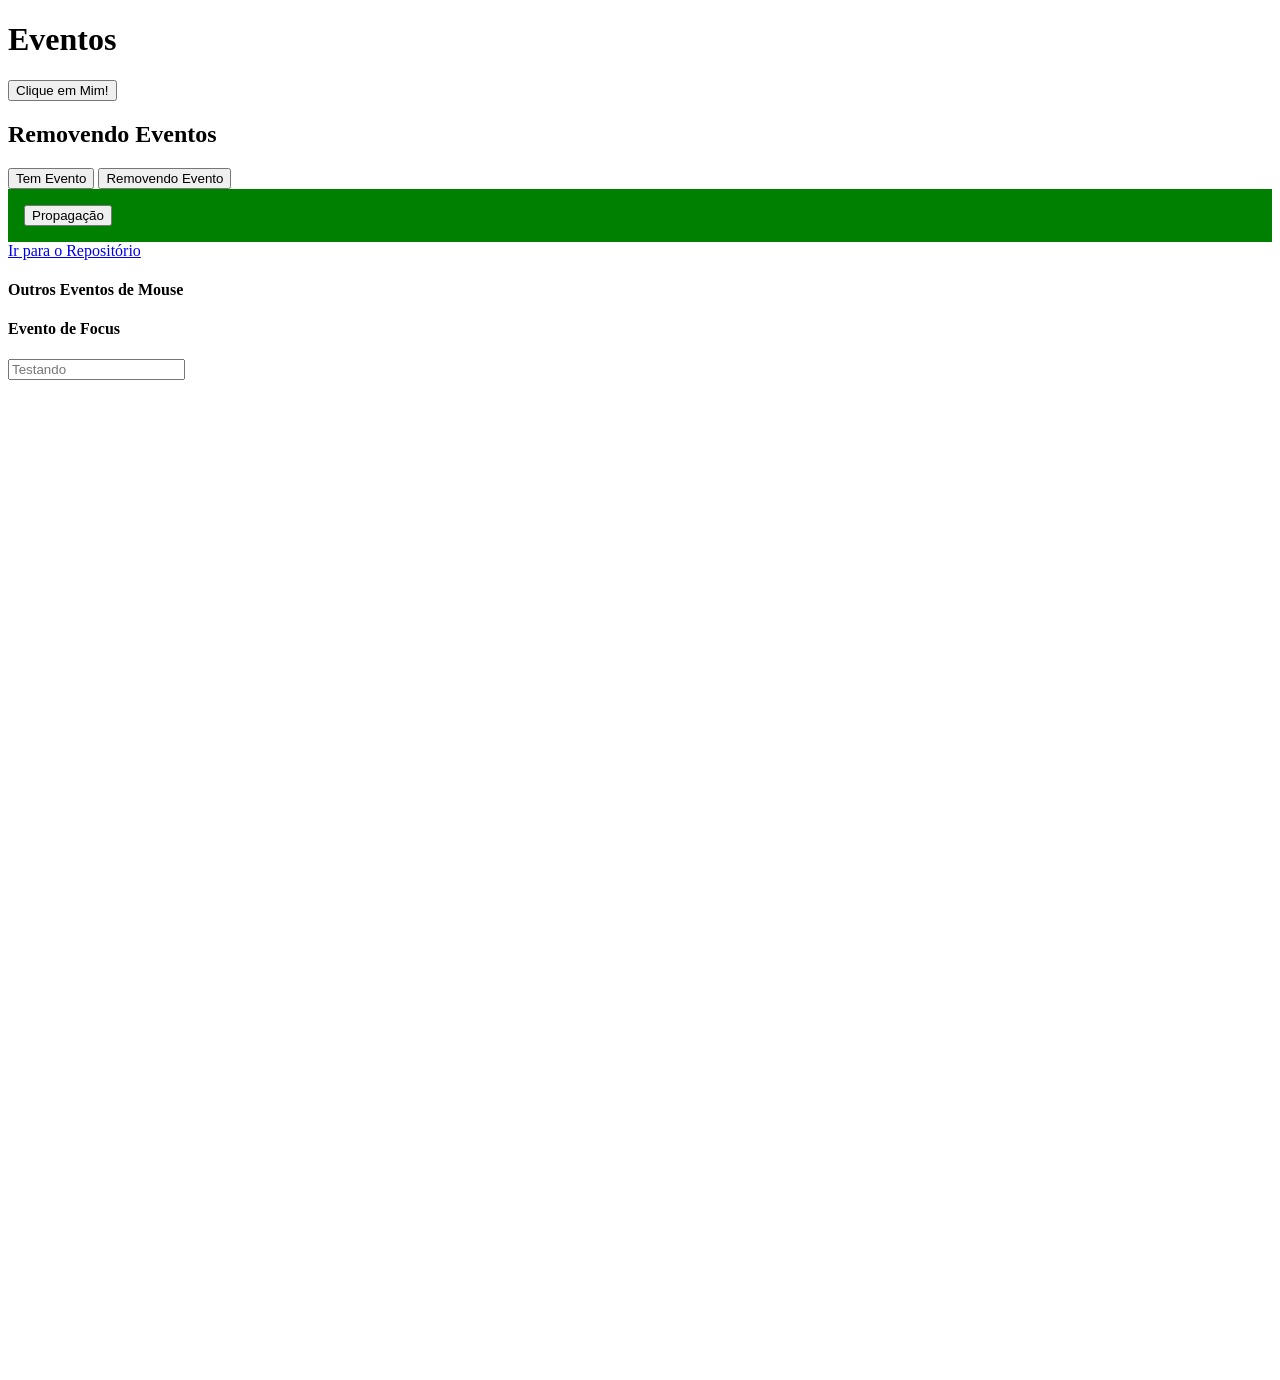
<file: 10_EVENTOS/index.html>
<!doctype html>
<html lang="en">
  <head>
    <meta charset="UTF-8" />
    <meta name="viewport" content="width=device-width, initial-scale=1.0" />
    <title>Eventos</title>
    <link rel="stylesheet" href="css/styles.css" />
    <script src="js/scripts.js" defer></script>
  </head>
  <body>
    <h1 id="my-title">Eventos</h1>
    <button id="my-btn">Clique em Mim!</button>

    <h2>Removendo Eventos</h2>
    <button id="btn">Tem Evento</button>
    <button id="other-btn">Removendo Evento</button>

    <div id="btn-container">
      <button id="div-btn">Propagação</button>
    </div>

    <a href="https://www.github.com/mauricegss/ff-javascript" target="_blank">Ir para o Repositório</a>

    <h4 id="mouse">Outros Eventos de Mouse</h4>

    <h4>Evento de Focus</h4>
    <input type="text" id="my-input" placeholder="Testando" />
  </body>
</html>
</file>
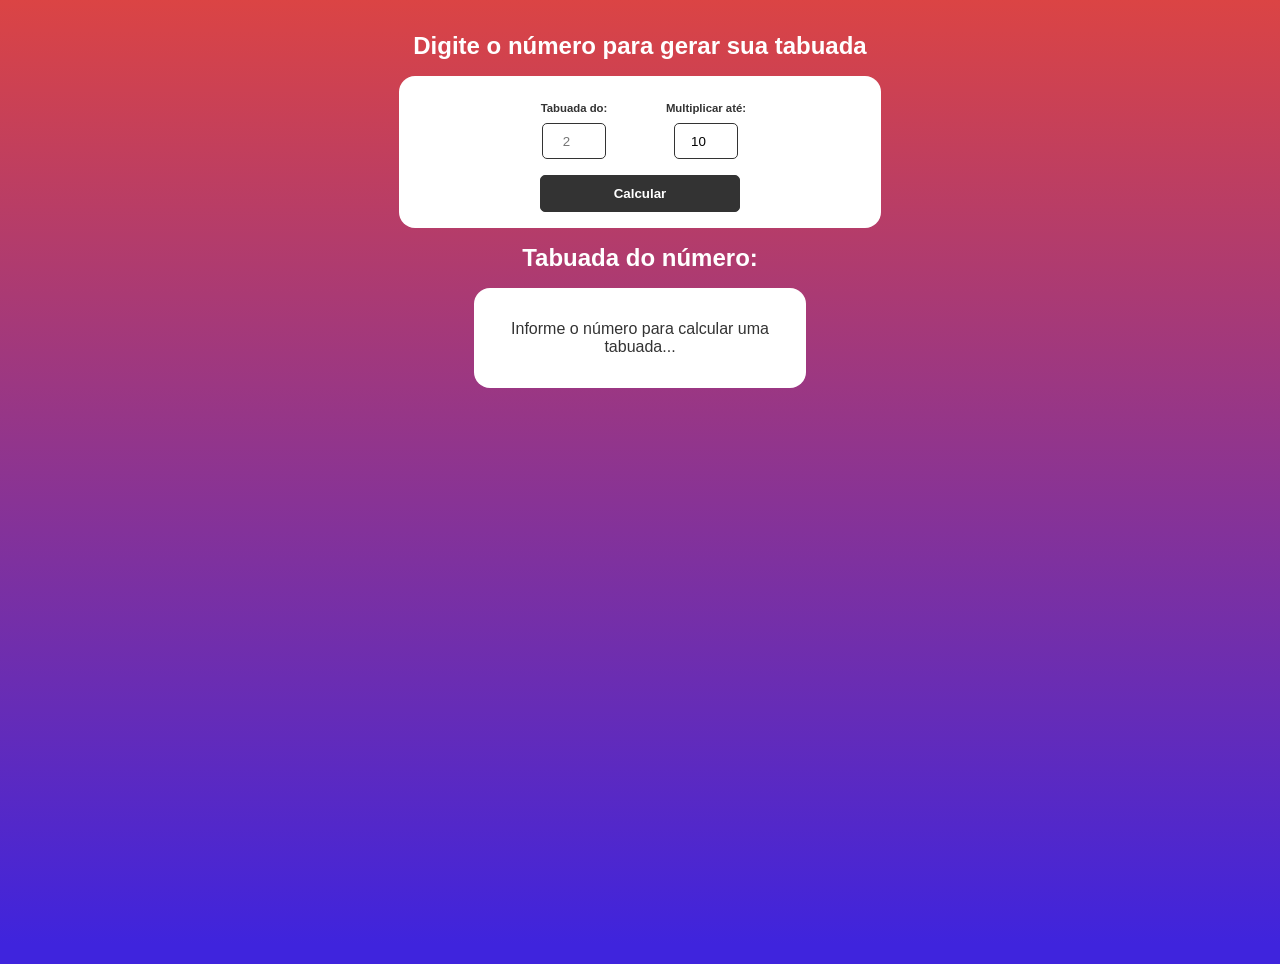
<file: 11_PROJETO_TABUADA/index.html>
<!DOCTYPE html>
<html lang="en">
<head>
    <meta charset="UTF-8">
    <meta name="viewport" content="width=device-width, initial-scale=1.0">
    <title>Tabuada JS</title>
    <link rel="stylesheet" href="css/styles.css">
    <script src="js/scripts.js" defer></script>
</head>
<body>
    <h2>Digite o número para gerar sua tabuada</h2>
    <form action="" id="multiplication-form">
        <div class="form-control">
            <label for="number">Tabuada do:</label>
            <input type="number" name="number" id="number" placeholder="2">
        </div>
        <div class="form-control">
            <label for="multiplicator">Multiplicar até:</label>
            <input type="number" name="multiplicator" id="multiplicator" value="10">
        </div>
        <input type="submit" value="Calcular">
    </form>
    <div id="multiplication-table">
        <h2 id="multiplication-title">Tabuada do número: <span></span></h2>
        <div id="multiplication-operations">
            <p>Informe o número para calcular uma tabuada...</p>
        </div>
    </div>
</body>
</html>
</file>
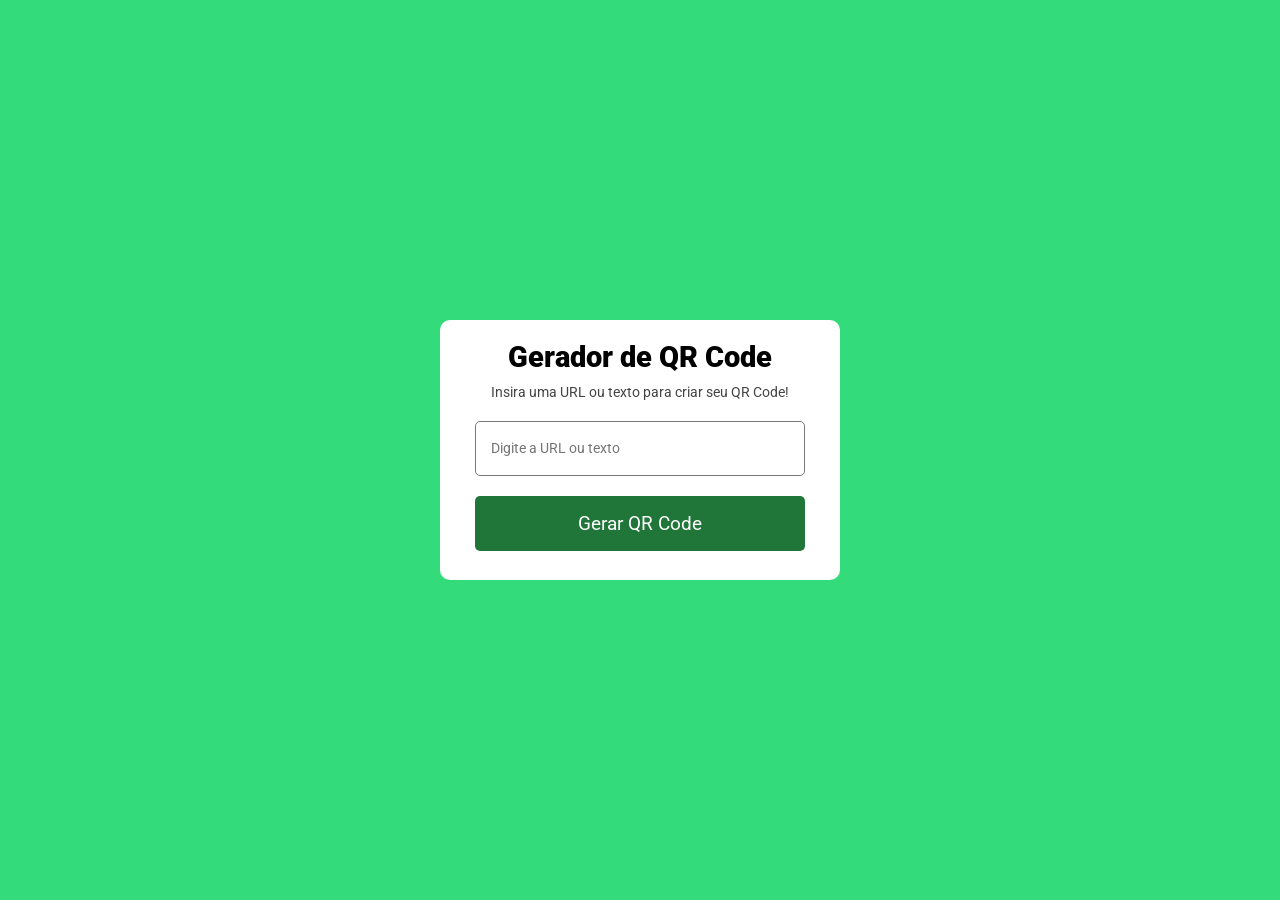
<file: 12_PROJETO_QR_CODE/index.html>
<!doctype html>
<html lang="en">
  <head>
    <meta charset="UTF-8" />
    <meta name="viewport" content="width=device-width, initial-scale=1.0" />
    <title>Gerador de QR Code</title>
    <!-- Fonte Roboto -->
    <link rel="preconnect" href="https://fonts.googleapis.com" />
    <link rel="preconnect" href="https://fonts.gstatic.com" crossorigin />
    <link
      href="https://fonts.googleapis.com/css2?family=Roboto:ital,wght@0,100..900;1,100..900&display=swap"
      rel="stylesheet"
    />
    <!-- Estilos -->
    <link rel="stylesheet" href="css/styles.css" />
    <!-- Scripts -->
    <script src="js/scripts.js" defer></script>
  </head>
  <body>
    <div class="container">
        <header id="qr-header">
            <h1>Gerador de QR Code</h1>
            <p>Insira uma URL ou texto para criar seu QR Code!</p>
        </header>
        <div id="qr-form">
            <input type="text" placeholder="Digite a URL ou texto">
            <button>Gerar QR Code</button>
        </div>
        <div id="qr-code">
            <img src="img/QR_Code.png" alt="QR Code">
        </div>
    </div>
  </body>
</html>
</file>
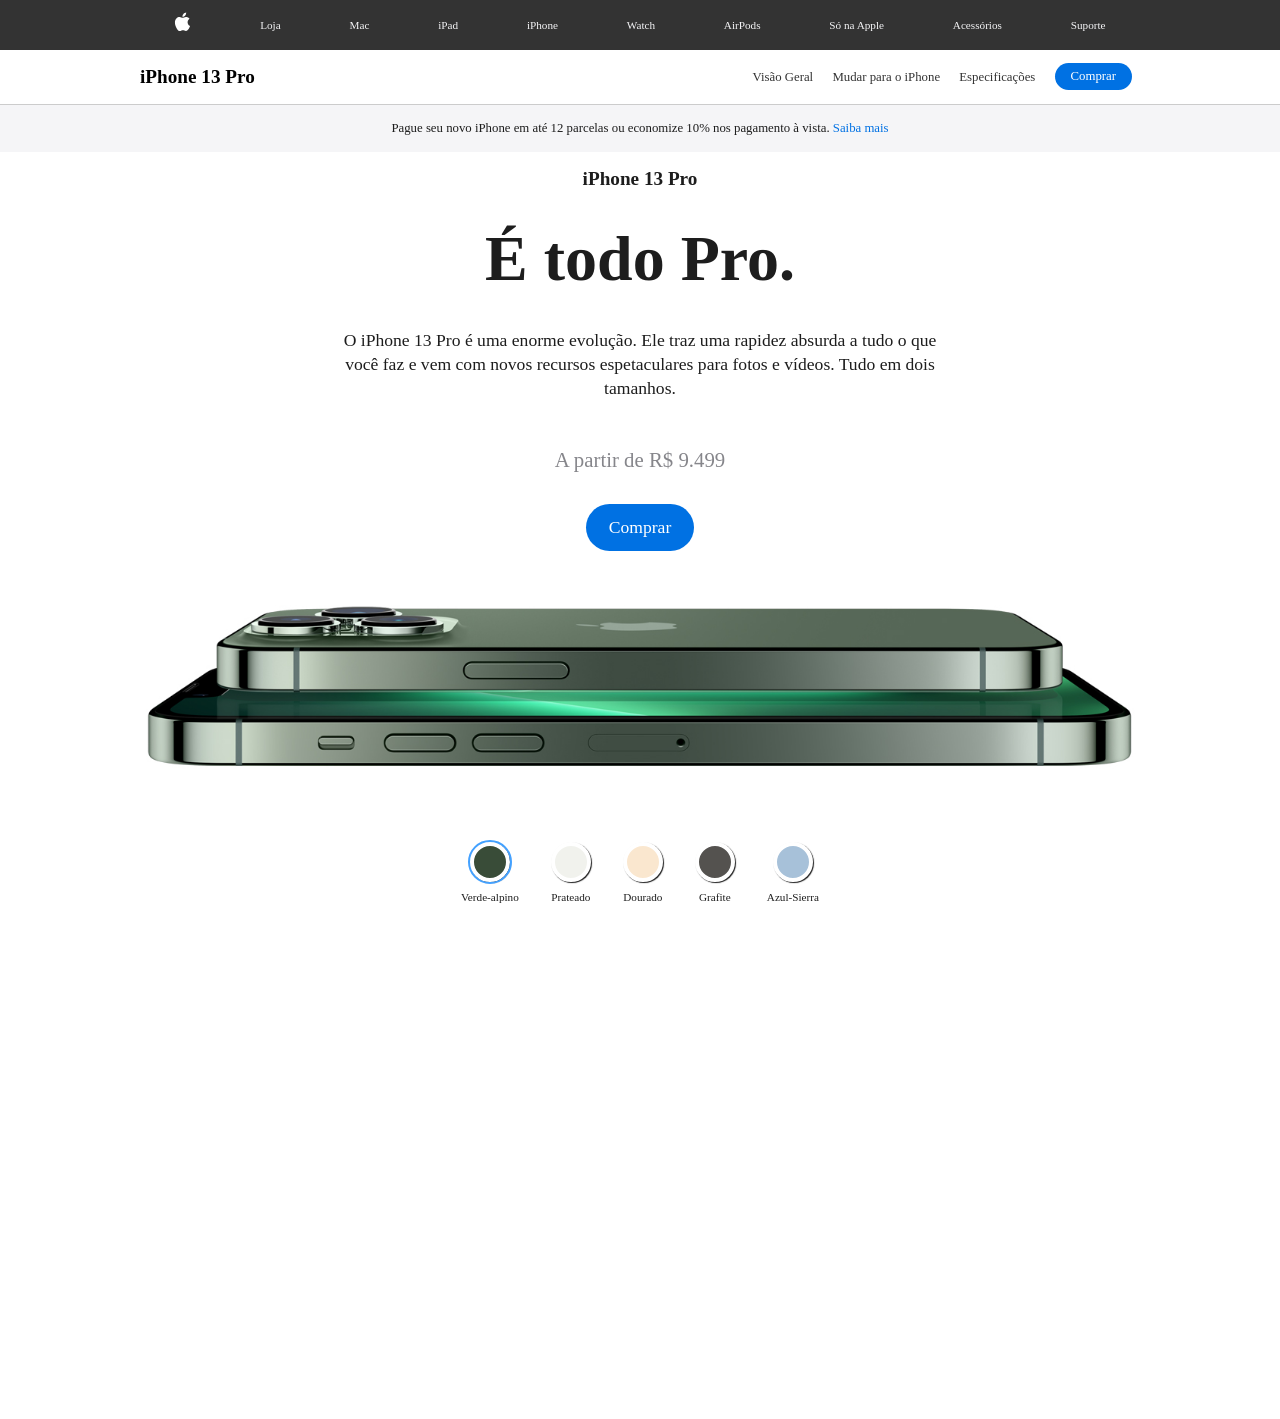
<file: 13_PROJETO_IPHONE/index.html>
<!doctype html>
<html lang="en">
  <head>
    <meta charset="UTF-8" />
    <meta name="viewport" content="width=device-width, initial-scale=1.0" />
    <title>iPhone 13 Pro</title>
    <link rel="stylesheet" href="css/styles.css" />
    <script src="js/scripts.js" defer></script>
  </head>
  <body>
    <header>
      <nav>
        <ul id="navbar">
          <li id="logo">
            <a href="#"><img src="img/logo_apple.svg" alt="Apple Store" /></a>
          </li>
          <li><a href="#">Loja</a></li>
          <li><a href="#">Mac</a></li>
          <li><a href="#">iPad</a></li>
          <li><a href="#">iPhone</a></li>
          <li><a href="#">Watch</a></li>
          <li><a href="#">AirPods</a></li>
          <li><a href="#">Só na Apple</a></li>
          <li><a href="#">Acessórios</a></li>
          <li><a href="#">Suporte</a></li>
        </ul>
      </nav>
      <div id="bottom-header">
        <div id="bottom-header-inner">
          <h3>iPhone 13 Pro</h3>
          <div id="bottom-header-links">
            <a href="#">Visão Geral</a>
            <a href="#">Mudar para o iPhone</a>
            <a href="#">Especificações</a>
            <a href="#" class="btn">Comprar</a>
          </div>
        </div>
      </div>
    </header>
    <div id="ribbon">
      <p>
        Pague seu novo iPhone em até 12 parcelas ou economize 10% nos pagamento
        à vista. <a href="#">Saiba mais</a>
      </p>
    </div>
    <div id="main-content">
      <h1 id="title">iPhone 13 Pro</h1>
      <p id="subtitle">É todo Pro.</p>
      <p id="description">
        O iPhone 13 Pro é uma enorme evolução. Ele traz uma rapidez absurda a
        tudo o que você faz e vem com novos recursos espetaculares para fotos e
        vídeos. Tudo em dois tamanhos.
      </p>
      <p id="price">A partir de R$ 9.499</p>
      <a href="#" class="btn">Comprar</a>
      <img src="img/iphone_green.jpg" alt="iPhone 13 Pro" id="product-image" />
      <div id="image-picker">
        <ul>
          <li id="green">
            <span class="color selected"></span>
            <span class="description">Verde-alpino</span>
          </li>
          <li id="silver">
            <span class="color"></span>
            <span class="description">Prateado</span>
          </li>
          <li id="golden">
            <span class="color"></span>
            <span class="description">Dourado</span>
          </li>
          <li id="grafite">
            <span class="color"></span>
            <span class="description">Grafite</span>
          </li>
          <li id="blue">
            <span class="color"></span>
            <span class="description">Azul-Sierra</span>
          </li>
        </ul>
      </div>
    </div>
  </body>
</html>
</file>
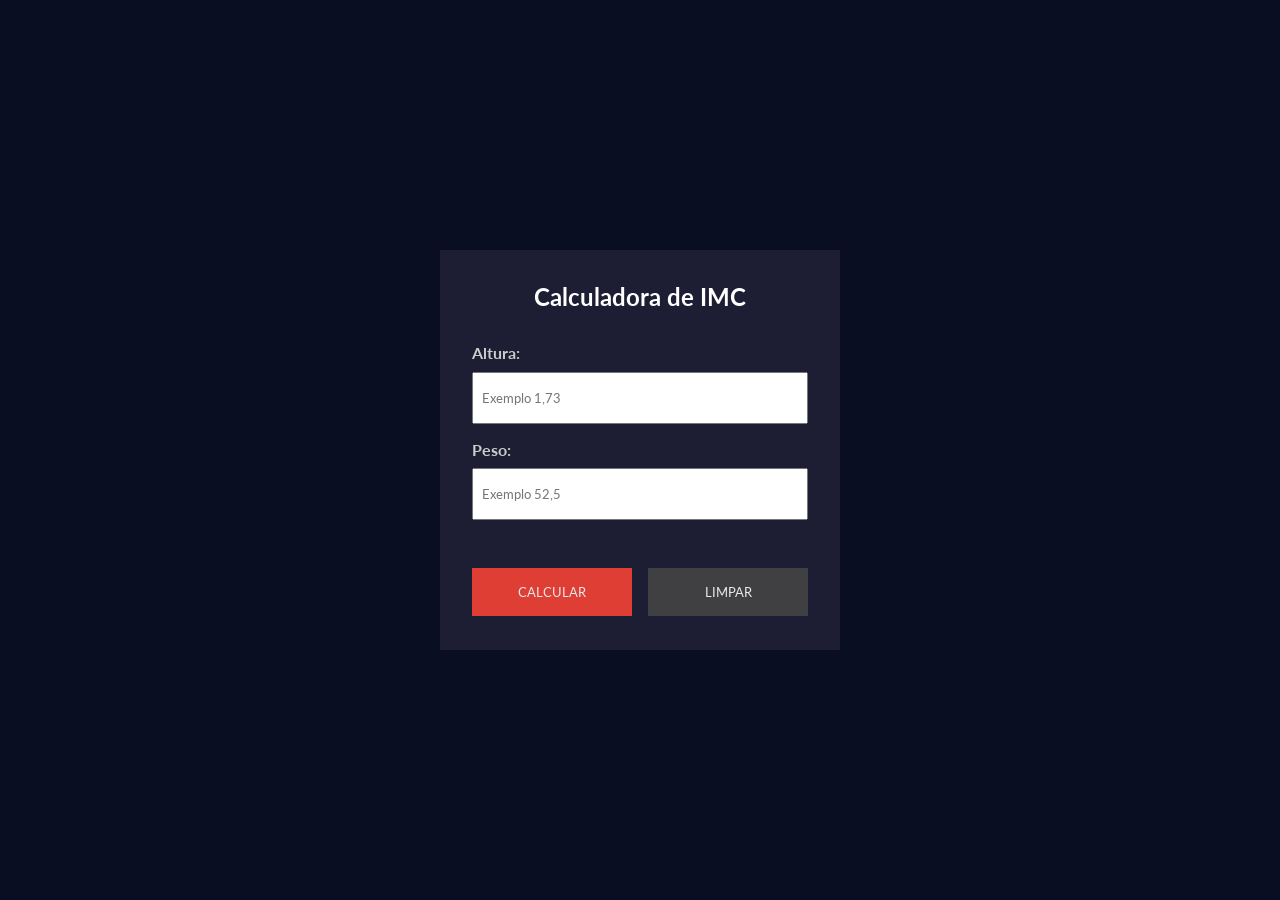
<file: 14_PROJETO_IMC/index.html>
<!doctype html>
<html lang="en">
  <head>
    <meta charset="UTF-8" />
    <meta name="viewport" content="width=device-width, initial-scale=1.0" />
    <title>Calculadora de IMC JS</title>
    <link rel="stylesheet" href="css/styles.css" />
    <script src="js/scripts.js" defer></script>
    <link rel="preconnect" href="https://fonts.googleapis.com" />
    <link rel="preconnect" href="https://fonts.gstatic.com" crossorigin />
    <link
      href="https://fonts.googleapis.com/css2?family=Lato:ital,wght@0,100;0,300;0,400;0,700;0,900;1,100;1,300;1,400;1,700;1,900&family=Roboto:ital,wght@0,100..900;1,100..900&display=swap"
      rel="stylesheet"
    />
  </head>
  <body>
    <div class="container">
      <div id="calc-container">
        <h2>Calculadora de IMC</h2>
        <form action="" id="imc-form">
          <div class="form-inputs">
            <div class="form-control">
              <label for="height">Altura:</label>
              <input
                type="text"
                name="height"
                id="height"
                placeholder="Exemplo 1,73"
              />
            </div>
            <div class="form-control">
              <label for="weight">Peso:</label>
              <input
                type="text"
                name="weight"
                id="weight"
                placeholder="Exemplo 52,5"
              />
            </div>
          </div>
          <div class="action-control">
            <button id="calc-btn">Calcular</button>
            <button id="clear-btn">Limpar</button>
          </div>
        </form>
      </div>
      <div id="result-container" class="hide">
        <p id="imc-number">Seu IMC: <span>18</span></p>
        <p id="imc-info">Situação Atual: <span>Magreza</span></p>
        <h3>Confira as Classificações:</h3>
        <div id="imc-table">
          <div class="table-header">
            <h4>IMC</h4>
            <h4>Classificação</h4>
            <h4>Obesidade</h4>
          </div>
        </div>
        <button id="back-btn">Voltar</button>
      </div>
    </div>
  </body>
</html>
</file>
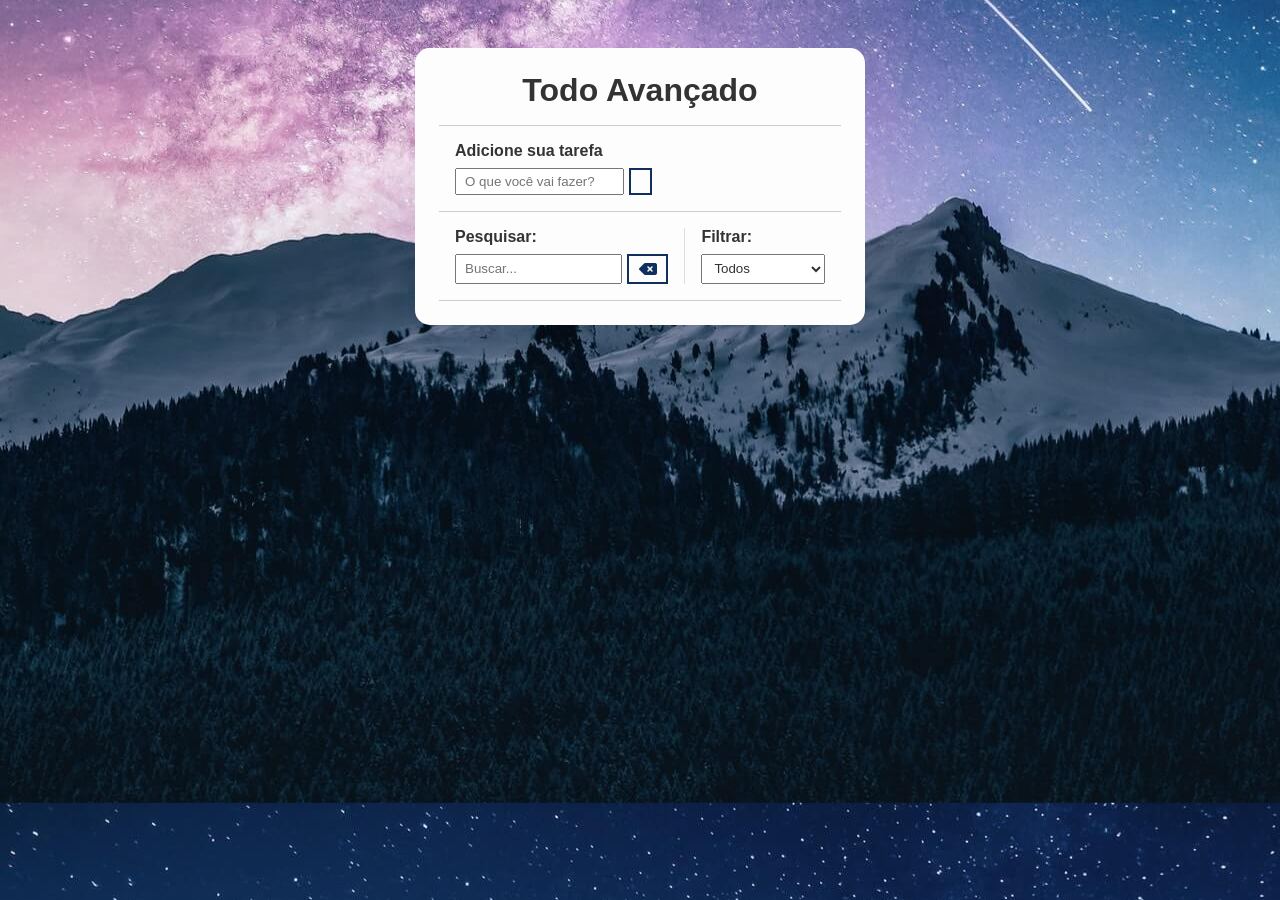
<file: 18_PROJETO_TODO_LIST/index.html>
<!doctype html>
<html lang="en">
  <head>
    <meta charset="UTF-8" />
    <meta name="viewport" content="width=device-width, initial-scale=1.0" />
    <title>Todo Avançado</title>
    <link rel="stylesheet" href="css/styles.css" />
    <link
      rel="stylesheet"
      href="https://cdnjs.cloudflare.com/ajax/libs/font-awesome/6.1.2/css/all.min.css"
      integrity="sha512-1sCRPdkRXhBV2PBLUdRb4tMg1w2YPf37qatUFeS7zlBy7jJI8Lf4VHwWfZZfpXtYSLy85pkm9GaYVYMfw5BC1A=="
      crossorigin="anonymous"
      referrerpolicy="no-referrer"
    />
    <script src="js/scripts.js" defer></script>
  </head>
  <body>
    <div class="todo-container">
      <header>
        <h1>Todo Avançado</h1>
      </header>
      <form id="todo-form">
        <p>Adicione sua tarefa</p>
        <div class="form-control">
          <input
            type="text"
            id="todo-input"
            placeholder="O que você vai fazer?"
          />
          <button type="submit">
            <i class="fa-thin fa-plus"></i>
          </button>
        </div>
      </form>
      <form id="edit-form" class="hide">
        <p>Edite sua tarefa</p>
        <div class="form-control">
          <input type="text" id="edit-input" />
          <button type="submit">
            <i class="fa-solid fa-check-double"></i>
          </button>
        </div>
        <button id="cancel-edit-btn">Cancelar</button>
      </form>
      <div id="toolbar">
        <div id="search">
          <h4>Pesquisar:</h4>
          <form>
            <input type="text" id="search-input" placeholder="Buscar..." />
            <button id="erase-button">
              <i class="fa-solid fa-delete-left"></i>
            </button>
          </form>
        </div>
        <div id="filter">
          <h4>Filtrar:</h4>
          <select id="filter-select">
            <option value="all">Todos</option>
            <option value="done">Feitos</option>
            <option value="todo">A fazer</option>
          </select>
        </div>
      </div>
      <div id="todo-list">
        <!-- 
          Template
          <div class="todo">
          <h3>Estou fazendo algo aqui...</h3>
          <button class="finish-todo">
            <i class="fa-solid fa-check"></i>
          </button>
          <button class="edit-todo">
            <i class="fa-solid fa-pen"></i>
          </button>
          <button class="remove-todo">
            <i class="fa-solid fa-xmark"></i>
          </button>
        </div> -->
      </div>
    </div>
  </body>
</html>
</file>
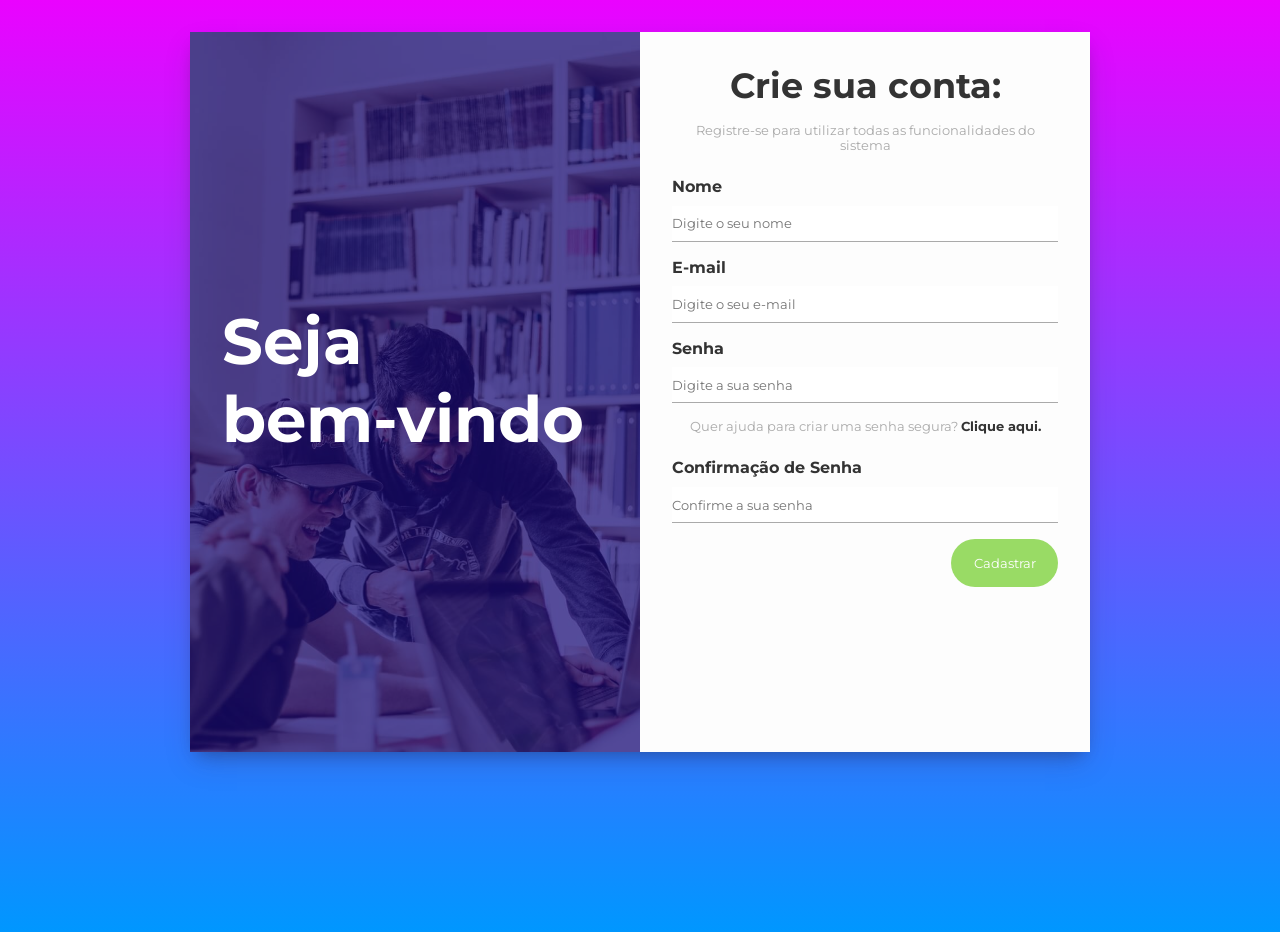
<file: 19_PROJETO_GERA_SENHAS/index.html>
<!doctype html>
<html lang="en">
  <head>
    <meta charset="UTF-8" />
    <meta name="viewport" content="width=device-width, initial-scale=1.0" />
    <title>Gerador de Senha</title>
    <link rel="preconnect" href="https://fonts.googleapis.com" />
    <link rel="preconnect" href="https://fonts.gstatic.com" crossorigin />
    <link
      href="https://fonts.googleapis.com/css2?family=Montserrat:ital,wght@0,100;0,200;0,300;0,400;0,500;0,600;0,700;0,800;0,900;1,100;1,200;1,300;1,400;1,500;1,600;1,700;1,800;1,900&family=Quicksand:wght@300;400;500;600;700&family=Roboto:ital,wght@0,100;0,300;0,400;0,500;0,700;0,900;1,100;1,300;1,400;1,500;1,700;1,900&display=swap"
      rel="stylesheet"
    />
    <link rel="stylesheet" href="css/styles.css" />
    <script src="js/scripts.js" defer></script>
  </head>
  <body>
    <div id="register-container">
      <div id="register-banner">
        <div id="banner-layer">
          <h1>Seja bem-vindo</h1>
        </div>
      </div>
      <div id="register-form">
        <h2>Crie sua conta:</h2>
        <p>Registre-se para utilizar todas as funcionalidades do sistema</p>
        <div class="form-control">
          <label for="name">Nome</label>
          <input
            type="text"
            name="name"
            id="name"
            placeholder="Digite o seu nome"
          />
        </div>
        <div class="form-control">
          <label for="email">E-mail</label>
          <input
            type="text"
            type="email"
            id="email"
            placeholder="Digite o seu e-mail"
          />
        </div>
        <div class="form-control">
          <label for="password">Senha</label>
          <input
            type="text"
            type="password"
            id="password"
            placeholder="Digite a sua senha"
          />
        </div>
        <p>
          Quer ajuda para criar uma senha segura?
          <span id="open-generate-password">Clique aqui.</span>
        </p>
        <div id="generate-options" class="hide">
          <p>Selecione as opções que você deseja</p>
          <div class="form-control">
            <label for="length">Quantidade de caracteres:</label>
            <input type="text" id="length" name="length" value="10" />
          </div>
          <div class="form-control">
            <label for="letters">Letras:</label>
            <input type="checkbox" id="letters" name="letters" checked />
          </div>
          <div class="form-control">
            <label for="numbers">Números:</label>
            <input type="checkbox" id="numbers" name="numbers" checked />
          </div>
          <div class="form-control">
            <label for="symbols">Símbolos:</label>
            <input type="checkbox" id="symbols" name="symbols" checked />
          </div>
          <button id="generate-password">Criar senha</button>
        </div>
        <div id="generated-password">
          <p>Aqui está a sua senha:</p>
          <h4></h4>
          <button id="copy-password">Copiar</button>
        </div>
        <div class="form-control">
          <label for="confirmpassword">Confirmação de Senha</label>
          <input
            type="text"
            type="confirmpassword"
            id="confirmpassword"
            placeholder="Confirme a sua senha"
          />
        </div>
        <input type="submit" value="Cadastrar" />
      </div>
    </div>
  </body>
</html>
</file>
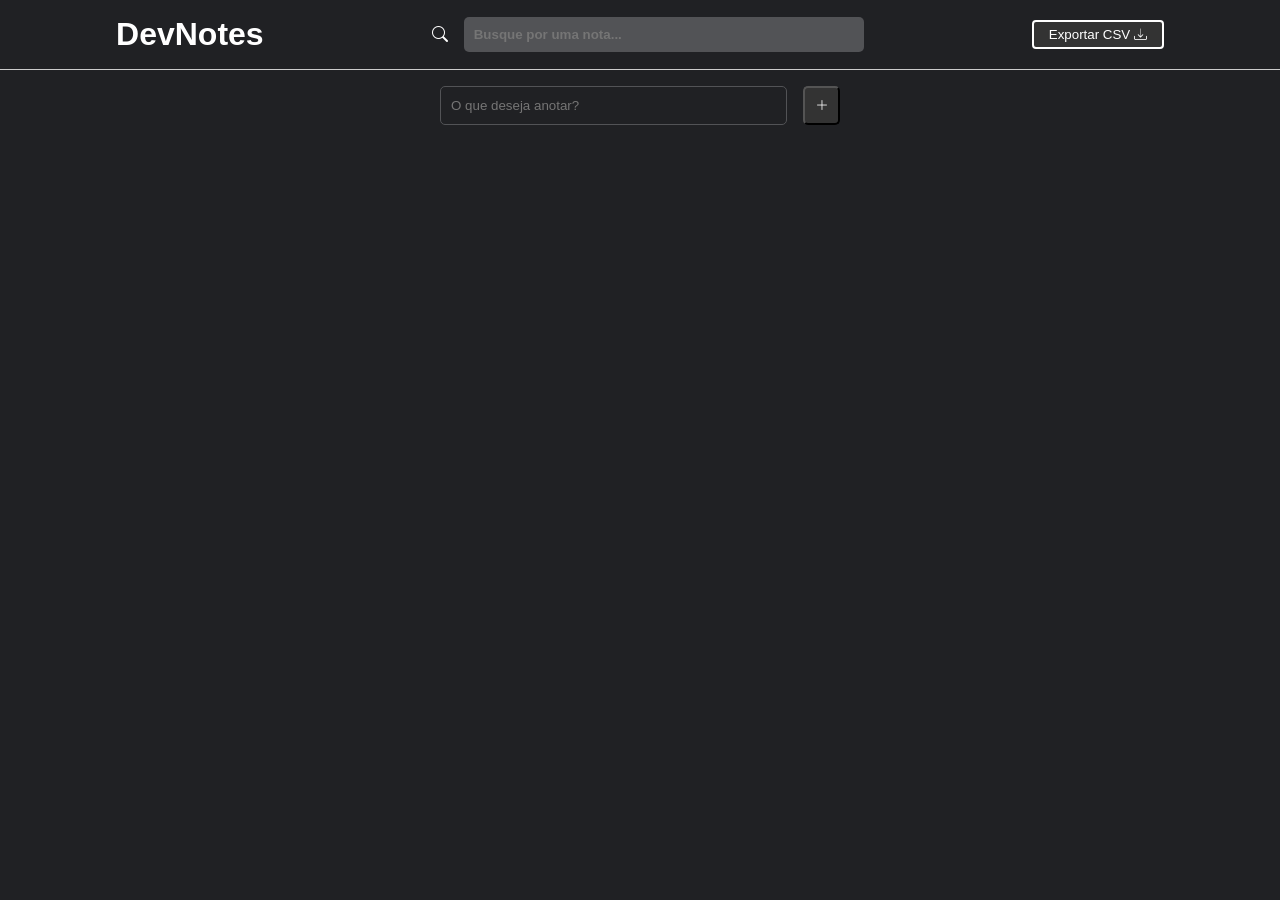
<file: 20_PROJETO_NOTES/index.html>
<!doctype html>
<html lang="en">
  <head>
    <meta charset="UTF-8" />
    <meta name="viewport" content="width=device-width, initial-scale=1.0" />
    <title>Notes</title>
    <!-- Bootstrap Icons -->
    <link
      rel="stylesheet"
      href="https://cdn.jsdelivr.net/npm/bootstrap-icons@1.10.1/font/bootstrap-icons.css"
    />
    <!-- CSS -->
    <link rel="stylesheet" href="css/styles.css" />
    <!-- JS -->
    <script src="js/scripts.js" defer></script>
  </head>
  <body>
    <header>
      <h1>DevNotes</h1>
      <div id="search-container">
        <i class="bi bi-search"></i>
        <input
          type="text"
          id="search-input"
          placeholder="Busque por uma nota..."
        />
      </div>
      <button id="export-notes">
        Exportar CSV <i class="bi bi-download"></i>
      </button>
    </header>
    <div id="add-note-container">
      <input type="text" id="note-content" placeholder="O que deseja anotar?" />
      <button class="add-note"><i class="bi bi-plus-lg"></i></button>
    </div>
    <div id="notes-container"></div>
  </body>
</html>
</file>
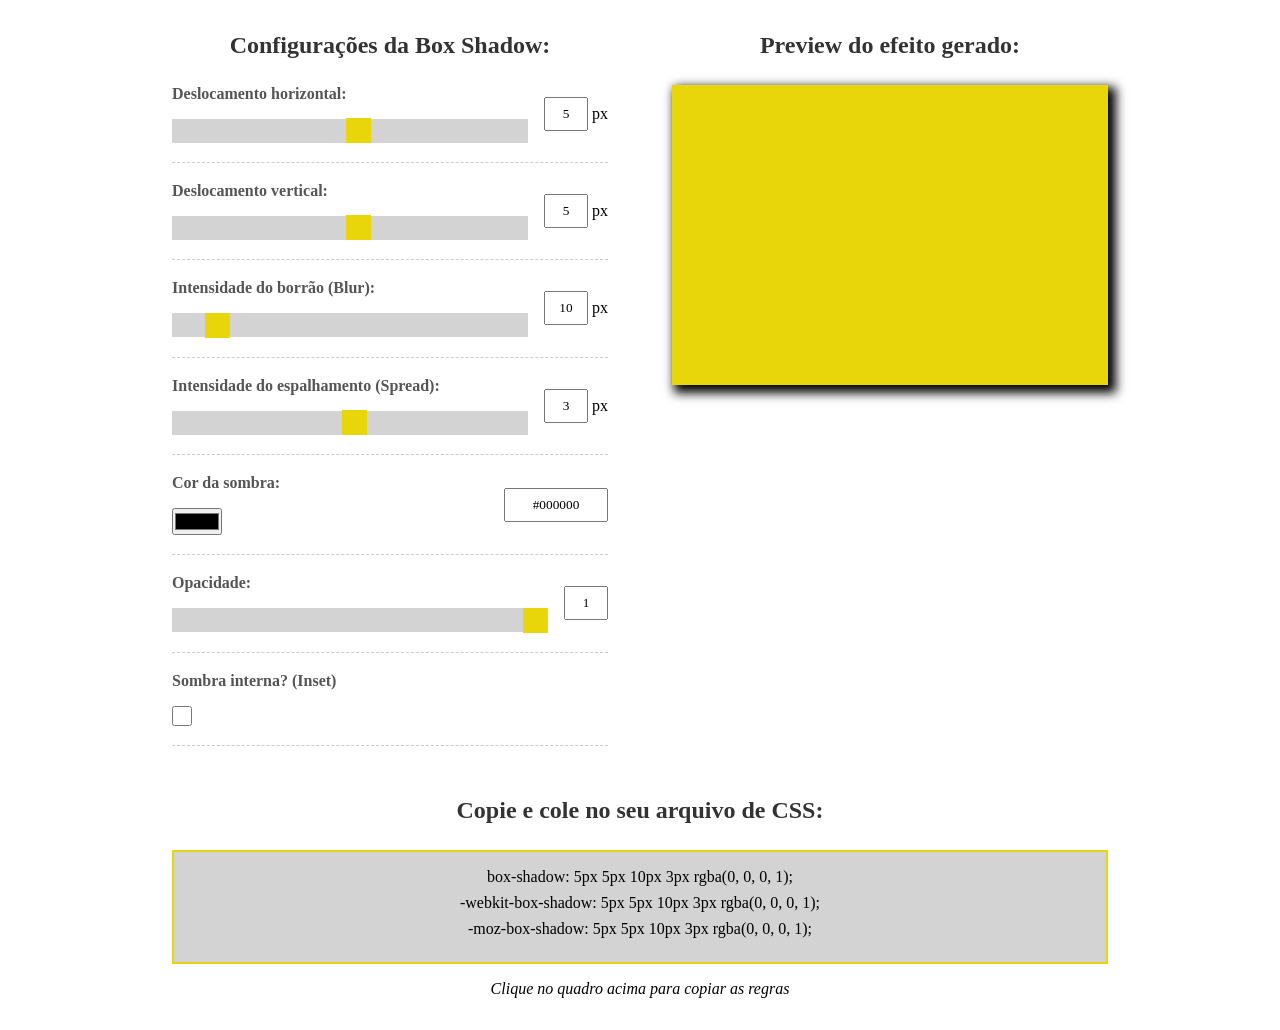
<file: 21_PROJETO_BOX_SHADOW/index.html>
<!doctype html>
<html lang="en">
  <head>
    <meta charset="UTF-8" />
    <meta name="viewport" content="width=device-width, initial-scale=1.0" />
    <title>Gerador de Box Shadow</title>
    <link rel="stylesheet" href="css/styles.css" />
    <script src="js/scripts.js" defer></script>
  </head>
  <body>
    <div id="box-shadow-generator">
      <div id="controls-container">
        <h2>Configurações da Box Shadow:</h2>
        <div class="form-control">
          <div class="range-input">
            <label for="horizontal">Deslocamento horizontal:</label>
            <input
              type="range"
              id="horizontal"
              name="horizontal"
              min="-100"
              max="100"
              value="5"
            />
          </div>
          <div class="reference-input">
            <input type="text" id="horizontal-value" name="horizontal-value" />
            <p>px</p>
          </div>
        </div>
        <div class="form-control">
          <div class="range-input">
            <label for="vertical">Deslocamento vertical:</label>
            <input
              type="range"
              id="vertical"
              name="vertical"
              min="-100"
              max="100"
              value="5"
            />
          </div>
          <div class="reference-input">
            <input type="text" id="vertical-value" name="vertical-value" />
            <p>px</p>
          </div>
        </div>
        <div class="form-control">
          <div class="range-input">
            <label for="blur">Intensidade do borrão (Blur):</label>
            <input
              type="range"
              id="blur"
              name="blur"
              min="0"
              max="100"
              value="10"
            />
          </div>
          <div class="reference-input">
            <input type="text" id="blur-value" name="blur-value" />
            <p>px</p>
          </div>
        </div>
        <div class="form-control">
          <div class="range-input">
            <label for="spread">Intensidade do espalhamento (Spread):</label>
            <input
              type="range"
              id="spread"
              name="spread"
              min="-100"
              max="100"
              value="3"
            />
          </div>
          <div class="reference-input">
            <input type="text" id="spread-value" name="spread-value" />
            <p>px</p>
          </div>
        </div>
        <div class="form-control">
          <div class="range-input">
            <label for="color">Cor da sombra:</label>
            <input type="color" id="color" name="color" value="#000000" />
          </div>
          <div class="reference-input">
            <input type="text" id="color-value" name="color-value" />
          </div>
        </div>
        <div class="form-control">
          <div class="range-input">
            <label for="opacity">Opacidade:</label>
            <input
              type="range"
              id="opacity"
              name="opacity"
              min="0"
              max="1"
              value="1"
              step="0.01"
            />
          </div>
          <div class="reference-input">
            <input type="text" id="opacity-value" name="opacity-value" />
          </div>
        </div>
        <div class="form-control">
          <div class="range-input">
            <label for="opacity">Sombra interna? (Inset)</label>
            <input type="checkbox" id="inset" name="inset" />
          </div>
        </div>
      </div>
      <div id="preview">
        <h2>Preview do efeito gerado:</h2>
        <div id="box"></div>
      </div>
    </div>
    <div id="generated-rule">
      <h2>Copie e cole no seu arquivo de CSS:</h2>
      <div id="rules-area">
        <p id="rule">box-shadow: <span></span></p>
        <p id="webkit-rule">-webkit-box-shadow: <span></span></p>
        <p id="moz-rule">-moz-box-shadow: <span></span></p>
      </div>
      <p id="copy-instructions">Clique no quadro acima para copiar as regras</p>
    </div>
  </body>
</html>
</file>
<file: 10_EVENTOS/css/styles.css>
body{
    margin-bottom: 1000px;
}

#btn-container{
    background-color: green;
    padding: 1rem;
}
</file>
<file: 11_PROJETO_TABUADA/css/styles.css>
* {
    margin: 0;
    padding: 0;
    font-family: Helvetica;
}

body{
    text-align: center;
    padding: 2rem;
    min-height: 100vh;
    background: linear-gradient(180deg, #DB4444 0%, #3F24DD 98%);
    color: #fff;
}

h2 {
    margin-bottom: 1rem;
}

#multiplication-form{
    display: flex;
    justify-content: center;
    align-items: center;
    flex-wrap: wrap;
    max-width: 450px;
    margin: 1rem auto;
    padding: 1rem;
    background-color: #fff;
    border-radius: 1rem;
    color: #333;
}

.form-control{
    display: flex;
    flex-direction: column;
    align-items: center;
    width: 100px;
    margin: 0 1rem;
}

.form-control label{
    margin: 0.6rem;
    font-size: 0.71rem;
    font-weight: bold;
}

.form-control input{
    margin-bottom: 1rem;
    flex: 1;
    padding: .6rem .4rem;
    border: 1px solid #333;
    width: 50px;
    border-radius: 5px;
    text-align: center;
}

#multiplication-form input[type="submit"]{
    max-height: 50px;
    padding: .6rem 1.2rem;
    width: 200px;
    color: #fff;
    background-color: #333;
    border: 1px solid #333;
    border-radius: 5px;
    cursor: pointer;
    font-weight: bold;
}

#multiplication-operations{
    display: flex;
    flex-direction: column;
    align-items: center;
    max-width: 300px;
    margin: 1rem auto;
    padding: 2rem 1rem;
    background-color: #fff;
    color: #333;
    border-radius: 1rem;
}

#multiplication-operations .row{
    display: flex;
    justify-content: center;
    border: 1px solid #ccc;
    border-bottom: none;
    padding: .5rem;
    width: 150px;
}

#multiplication-operations .row:last-child{
    border-bottom: 1px solid #ccc;
}

#multiplication-operations .result{
    margin-left: 0.4rem;
}
</file>
<file: 12_PROJETO_QR_CODE/css/styles.css>
* {
    margin: 0;
    padding: 0;
    box-sizing: border-box;
    font-family: Roboto;
}

body {
    display: flex;
    align-items: center;
    justify-content: center;
    min-height: 100vh;
    background-color: #34db7a;
}

/* Container */
.container{
    background-color: #fff;
    height: 260px;
    width: 400px;
    border-radius: 10px;
    padding: 20px;
    transition: .5s;
}

.container.active{
    height: 500px;
}

/* Header */
#qr-header{
    text-align: center;
}

#qr-header h1{
    font-size: 1.8rem;
    font-weight: 900;
    margin-bottom: 10px;
}

#qr-header p{
    color: #444;
    font-size: 0.9rem;
}

/* Form */
#qr-form{
    margin: 20px 15px;
}

#qr-form input,
#qr-form button{
    width: 100%;
    height: 55px;
    border: none;
    border-radius: 5px;
    font-size: .9rem;
}

#qr-form input{
    border: 1px solid #777;
    padding: 10px 15px;
}

#qr-form button{
    background-color: #086824;
    color: #fff;
    font-size: 1.2rem;
    margin-top: 20px;
    cursor: pointer;
    opacity: .9;
    transition: .5s;
}

#qr-form button:hover{
    opacity: 1;
}

/* QR Code */
#qr-code{
    display: flex;
    opacity: 0;
    border: 1px solid #ccc;
    padding: 30px 0;
    margin: 20px 15px;
    justify-content: center;
    border-radius: 5px;
    transition: .1s;
}

#qr-code img {
    max-height: 150px;
}

.container.active #qr-code{
    opacity: 1;
}
</file>
<file: 13_PROJETO_IPHONE/css/styles.css>
/* Geral */
* {
  margin: 0;
  padding: 0;
  font-family: Verdana;
}

ul {
  list-style: none;
}

a {
  text-decoration: none;
}

/* Nav Bar */
header nav {
  background-color: #333;
}

#navbar {
  display: flex;
  justify-content: space-around;
  align-items: center;
  font-size: 0.7rem;
  padding: 0 1rem;
  max-width: 1000px;
  margin: 0 auto;
}

#navbar a {
  color: #f5f5f7;
  transition: 0.4s;
}

#navbar a:hover {
  color: #fff;
}

#bottom-header {
  font-size: 0.8rem;
  padding: 1rem;
  border-bottom: 1px solid #ccc;
}

#bottom-header h3 {
  font-size: 1.2rem;
}

#bottom-header a {
  color: #333;
}

#bottom-header-inner {
  max-width: 1000px;
  margin: 0 auto;
  display: flex;
  justify-content: space-between;
  align-items: center;
}

#bottom-header-inner a {
  margin: 0 0.5rem;
}

#bottom-header-inner .btn,
.btn {
  background-color: #0071e3;
  border-radius: 10rem;
  padding: 0.4rem 1rem;
  color: #fff;
}

/* Conteúdo */
#ribbon {
  text-align: center;
  padding: 1rem;
  background-color: #f5f5f7;
  color: #1d1d1d;
  font-size: 0.8rem;
}

#ribbon a {
  color: #0071e3;
}

#main-content {
  text-align: center;
  color: #1d1d1d;
  display: flex;
  flex-direction: column;
  justify-content: center;
}

#main-content #title {
  margin: 1rem;
  font-size: 1.2rem;
}

#main-content #subtitle {
  margin: 1rem;
  font-size: 4rem;
  font-weight: bold;
}

#main-content #description{
    max-width: 600px;
    margin: 1rem auto;
    font-size: 1.1rem;
    line-height: 1.5rem;
}

#main-content #price{
    font-size: 1.3rem;
    color: #86868b;
    margin: 2rem;
}

#main-content .btn{
    font-size: 1.1rem;
    padding: .8rem 1.4rem;
    align-self: center;
}

#main-content #product-image{
    max-width: 1000px;
    margin: 3rem auto;
    opacity: 1;
    transition: .5s;
}

#main-content #product-image.changing{
    opacity: .5;
}

#image-picker {
  margin-bottom: 500px;
}

#image-picker ul {
  display: flex;
  justify-content: center;
}

#image-picker li {
  margin: 1rem;
  display: flex;
  flex-direction: column;
  align-items: center;
  cursor: pointer;
}

#image-picker li .color {
  width: 2rem;
  height: 2rem;
  border-radius: 50%;
  box-shadow: 1px 1px 1px;
  border: 4px solid #fff;
  pointer-events: none;
}

#image-picker li .description {
  font-size: 0.7rem;
  color: #1d1d1d;
  margin-top: 0.6rem;
}

#green .color {
  background-color: #394c38;
}

#silver .color {
  background-color: #f1f2ed;
}

#golden .color {
  background-color: #fae7cf;
}

#grafite .color {
  background-color: #54524f;
}

#blue .color {
  background-color: #a7c1d9;
}

.selected {
  outline: 2px solid #43a1ff;
}

/* Mobile */
@media (max-width:662px){
    #navbar li{
        display: none;
    }
    #navbar #logo{
        display: flex;
    }
    #bottom-header-links a{
        display: none;
    }
    #bottom-header-links .btn{
        display: flex;
    }
    #main-content{
        padding: 2rem;
        overflow: hidden;
    }
    #main-content #subtitle{
        font-size: 3rem;
    }
}
</file>
<file: 14_PROJETO_IMC/css/styles.css>
* {
    margin: 0;
    padding: 0;
    font-family: "Lato", sans-serif;
    box-sizing: border-box;
}

body{
    background-color: #090e22;
    display: flex;
    justify-content: center;
    align-items: center;
    min-height: 100vh;
    color: #fff;
}

.hide{
    display: none !important;
}

.container{
    min-height: 400px;
    min-width: 400px;
    background-color: #1d1e33;
    padding: 2rem;
}

/* IMC Form */
#calc-container h2 {
    text-align: center;
    margin-bottom: 2rem;
}

.form-inputs{
    display: flex;
    flex-direction: column;
    justify-content: space-between;
}

.form-control{
    display: flex;
    flex-direction: column;
    flex: 1;
    margin-bottom: 1rem;
}

.form-control label{
    font-weight: bold;
    margin-bottom: .6rem;
    color: #ccc;
}

.form-control input{
    padding: 1rem .5rem;
}

.action-control {
    display: flex;
    justify-content: space-between;
    margin-top: 2rem;
    gap: 1rem;
}

button{
    text-transform: uppercase;
    padding: 1rem 1.5rem;
    background-color: #f44236;
    border: none;
    color: #fff;
    cursor: pointer;
    opacity: .9;
    flex: 1;
}

button:hover{
    opacity: 1;
}

#clear-btn {
    background-color: #444;
}

/* Tabela */
#result-container {
    text-align: center;
    display: flex;
    flex-direction: column;
}

#imc-number {
    font-size: 2.4rem;
    margin-bottom: .6rem;
}

#imc-info{
    font-size: 1.4rem;
    color: #ccc;
}

#result-container h3{
    margin-top: 1rem;
    color: #dfdfdf;
}

#imc-table{
    margin: 1.5rem 0;
    font-size: .8rem;
}

.table-header{
    font-weight: bold;
    color: #ccc;
}

.table-header,
.table-data{
    display: flex;
    justify-content: space-between;
    margin-bottom: .5rem;
    padding-bottom: .5rem;
    border-bottom: 1px solid #444;
    text-align: center;
}

.table-header h4,
.table-data p{
    flex: 1;
}

.table-header h4:nth-child(3),
.table-data p:nth-child(3){
    max-width: 80px;
}

#back-btn{
    align-self: center;
}

.good{
    color: #12db34;
}

.low{
    color: #dbce12;
}

.medium{
    color: #db6212;
}

.high{
    color: #db1212;
}
</file>
<file: 18_PROJETO_TODO_LIST/css/styles.css>
/* Geral */
* {
  padding: 0;
  margin: 0;
  box-sizing: border-box;
  font-family: Helvetica;
  color: #333;
}

body {
  background-image: url("../img/bg.jpg");
  background-position: center;
}

button {
  background-color: #fdfdfd;
  color: #102f5e;
  border: 2px solid #102f5e;
  padding: 0.3rem 0.6rem;
  font-size: 1rem;
  cursor: pointer;
  display: flex;
  justify-content: center;
  align-items: center;
  transition: 0.4s;
}

button:hover {
  background-color: #102f5e;
}

button:hover > i {
  color: #fff;
}

button i {
  pointer-events: none;
  color: #102f5e;
  font-weight: bold;
}

input,
select {
  padding: 0.25rem 0.5rem;
}

.hide {
  display: none;
}

/* Todo Header */
.todo-container {
  max-width: 450px;
  margin: 3rem auto 0;
  background-color: #fdfdfd;
  padding: 1.5rem;
  border-radius: 15px;
}

.todo-container header {
  text-align: center;
  padding: 0 1rem 1rem;
  border-bottom: 1px solid #ccc;
}

/* Todo Form */
#todo-form,
#edit-form {
  padding: 1rem;
  border-bottom: 1px solid #ccc;
}

#todo-form p,
#edit-form p {
  margin-bottom: 0.5rem;
  font-weight: bold;
}

.form-control {
  display: flex;
}

.form-control input {
  margin-right: 0.3rem;
}

#cancel-edit-btn {
  margin-top: 1rem;
  color: #444;
}

/* Todo Toolbar */
#toolbar {
  padding: 1rem;
  border-bottom: 1px solid #ccc;
  display: flex;
}

#toolbar h4 {
  margin-bottom: 0.5rem;
}

#search {
  border-right: 1px solid #ddd;
  padding-right: 1rem;
  margin-right: 1rem;
  width: 65%;
  display: flex;
  flex-direction: column;
}

#search form {
  display: flex;
}

#search input {
  width: 100%;
  margin-right: 0.3rem;
}

#filter {
  width: 35%;
  display: flex;
  flex-direction: column;
}

#filter select {
  flex: 1;
}

/* Todo List */
.todo {
  display: flex;
  justify-content: space-around;
  align-items: center;
  padding: 1rem 1rem;
  border-bottom: 1px solid #ddd;
  transition: 0.3s;
}

.todo h3 {
  flex: 1;
  font-size: 0.9rem;
}

.todo button {
  margin-left: 0.4rem;
}

.done {
  background: #395169;
}

.done h3 {
  color: #fff;
  text-decoration: line-through;
  font-style: italic;
}
</file>
<file: 19_PROJETO_GERA_SENHAS/css/styles.css>
* {
  font-family: "Montserrat", sans-serif;
  padding: 0;
  margin: 0;
  box-sizing: border-box;
  color: #333;
}

html,
body {
  height: auto;
  min-height: 100vh;
}

html {
  background: linear-gradient(180deg, #ea03ff 0%, #0097ff 100%);
}

input:focus {
  outline: none;
}

#register-container {
  max-width: 900px;
  min-height: 80vh;
  margin: 2rem auto;
  display: flex;
  box-shadow: rgba(50, 50, 93, 0.25) 0px 13px 27px -5px,
    rgba(0, 0, 0, 0.3) 0px 8px 16px -8px;
}

#register-banner {
  background: url("../img/bg-form.jpg");
  background-size: cover;
  background-position: center;
  width: 50%;
}

#banner-layer {
  background-color: rgba(25, 11, 122, 0.7);
  height: 100%;
  padding: 2rem;
  display: flex;
  align-items: center;
}

#register-banner h1 {
  font-size: 4rem;
  margin-bottom: 1.5rem;
  color: #fff;
  word-spacing: 50rem;
}

#register-form {
  background-color: #fdfdfd;
  padding: 2rem;
  width: 50%;
  display: flex;
  flex-direction: column;
}

#register-form h2 {
  text-align: center;
  margin-bottom: 1rem;
  font-size: 2.2rem;
}

#register-form p {
  text-align: center;
  margin-bottom: 1.5rem;
  color: #aaa;
  font-size: 0.8rem;
}

.form-control {
  margin-bottom: 1rem;
  display: flex;
  flex-direction: column;
}

.form-control label {
  font-weight: bold;
  margin-bottom: 0.6rem;
}

.form-control input {
  border: none;
  border-bottom: 1px solid #aaa;
  padding: 0.6rem 0;
}

#open-generate-password {
  font-weight: bold;
  cursor: pointer;
  transition: 0.4s;
}

#open-generate-password:hover {
  color: #0099ff;
}

#register-form #generated-password {
  border: 1px solid #0099ff;
  border-radius: 4px;
  font-weight: bold;
  font-size: 1.2rem;
  padding: 0.4rem;
  color: #333;
  text-align: center;
  margin-bottom: 1rem;
  display: none;
}

#register-form #generated-password p {
  color: #81d340;
  margin-bottom: 0.5rem;
}

#register-form input[type="submit"],
#generate-options button,
#copy-password {
  background-color: #81d340;
  color: #fff;
  opacity: 0.8;
  border: none;
  border-radius: 2rem;
  padding: 1rem 1.4rem;
  max-width: 150px;
  cursor: pointer;
  align-self: flex-end;
  transition: 0.4s;
}

#register-form input[type="submit"]:hover {
  opacity: 1;
}

/* Segunda versão */
#generate-options {
  margin-bottom: 1rem;
  padding: 1rem;
  border: 1px solid #ddd;
}

#generate-options .form-control {
  flex-direction: row;
  justify-content: space-between;
  align-items: center;
}

#generate-options label {
  font-size: 0.8rem;
}

#generate-options input[type="text"] {
  max-width: 30px;
  text-align: center;
  border: 1px solid #ccc;
}

#generate-options button {
  background-color: #0097ff;
  display: block;
  margin: 0 auto;
}

#copy-password {
  margin: 1rem auto;
  background-color: transparent;
  border: 2px solid #81d340;
  color: #81d340;
  padding: 0.5rem 1rem;
}

.hide {
  display: none;
}
</file>
<file: 20_PROJETO_NOTES/css/styles.css>
/* Geral */
* {
  margin: 0;
  padding: 0;
  box-sizing: border-box;
  font-family: Helvetica;
}

body {
  background-color: #202124;
}

/* Cabeçalho */
header {
  border-bottom: 1px solid #ccc;
  padding: 1rem 2rem;
  color: #fff;
  display: flex;
  align-items: center;
  justify-content: space-around;
}

#search-container {
  display: flex;
  align-items: center;
  gap: 1rem;
}

#search-input {
  background-color: #525356;
  border-radius: 5px;
  border: none;
  padding: 10px;
  font-weight: bold;
  color: #ddd;
  width: 400px;
}

#search::placeholder {
  color: #ddd;
}

#export-notes {
  background-color: #333;
  border: 2px solid #fff;
  border-radius: 4px;
  color: #fff;
  padding: 5px 15px;
  cursor: pointer;
  transition: 0.4s;
}

#export-notes:hover {
  background-color: #fff;
  color: #333;
}

/* Form de nova nota */
#add-note-container {
  display: flex;
  width: 400px;
  margin: 1rem auto 0;
  gap: 1rem;
}

#add-note-container input,
#add-note-container button {
  padding: 10px;
  border-radius: 5px;
}

#add-note-container input {
  flex: 1;
  background-color: transparent;
  border: 1px solid #525356;
  color: #fff;
}

#add-note-container button {
  cursor: pointer;
  background-color: #333;
  color: #fff;
}

/* Notas */
#notes-container {
  display: grid;
  grid-template-columns: repeat(auto-fill, 250px);
  padding: 2rem;
  gap: 2rem;
}

.note {
  min-height: 200px;
  padding: 1rem;
  border: 1px solid #ccc;
  background-color: #202124;
  border-radius: 10px;
  color: #fff;
  position: relative;
}

.note textarea {
  background-color: transparent;
  resize: none;
  color: #fff;
  border: none;
  height: 100%;
  outline: none;
}

.note .bi-pin {
  position: absolute;
  left: 10px;
  bottom: 10px;
  font-size: 1.2rem;
  cursor: pointer;
  background-color: #333;
  padding: 5px;
  border-radius: 3px;
}

.note:hover > i {
  opacity: 1;
}

.note .bi-x-lg,
.note .bi-file-earmark-plus {
  position: absolute;
  right: 10px;
  top: 10px;
  font-size: 0.9rem;
  cursor: pointer;
  padding: 5px;
  color: #555;
  opacity: 0;
  transition: 0.3s;
}

.note .bi-file-earmark-plus {
  top: 40px;
}

.note .bi-x-lg:hover,
.note .bi-file-earmark-plus:hover {
  color: #fff;
}

.note.fixed {
  background-color: #3c3c3f;
}
</file>
<file: 21_PROJETO_BOX_SHADOW/css/styles.css>
* {
  font-family: "Verdana";
  margin: 0;
  padding: 0;
}

h2 {
  margin-bottom: 1.6rem;
  text-align: center;
  color: #333;
}

#box-shadow-generator {
  display: flex;
  max-width: 1000px;
  margin: 0 auto;
}

#controls-container,
#preview {
  flex: 1;
  padding: 2rem;
}

/* Controls */
.form-control {
  display: flex;
  padding-bottom: 1.2rem;
  margin-bottom: 1.2rem;
  border-bottom: 1px dashed #ccc;
}

.form-control label {
  font-weight: bold;
  margin-bottom: 1rem;
  color: #555;
}

.range-input {
  display: flex;
  flex-direction: column;
  flex: 1;
}

.range-input input[type="range"] {
  -webkit-appearance: none;
  width: 100%;
  height: 24px;
  background: #d3d3d3;
  outline: none;
}

.range-input input[type="range"]::-webkit-slider-thumb {
  -webkit-appearance: none;
  appearance: none;
  width: 25px;
  height: 25px;
  background: #e9d60a;
  cursor: pointer;
}

.reference-input {
  display: flex;
  align-items: center;
}

.reference-input p {
  margin-left: 4px;
}

.form-control input[type="text"] {
  height: 30px;
  width: 40px;
  margin-left: 1rem;
  text-align: center;
}

/* Comu */
#color-value {
  min-width: 100px;
}

#inset {
  align-self: start;
  height: 20px;
  width: 20px;
}

/* Preview */
#box {
  width: 100%;
  height: 300px;
  background-color: #e9d60a;
}

/* Área de geração */
#generated-rule {
  text-align: center;
  margin-bottom: 2rem;
  padding: 0 2rem;
}

#generated-rule p {
  margin-bottom: 0.5rem;
}

#rules-area {
  background-color: #d3d3d3;
  max-width: 900px;
  margin: 0 auto;
  border: 2px solid #e9d60a;
  padding: 1rem;
  cursor: pointer;
  transition: 0.4s;
}

#rules-area:hover {
  background-color: #dfdfdf;
}

#copy-instructions {
  margin-top: 1rem;
  font-style: italic;
}

/* Responsivo */
@media (max-width: 425px) {
  #controls-container,
  #preview {
    padding: 1rem 2rem;
  }

  #box-shadow-generator {
    flex-direction: column;
  }

  #box {
    width: 60%;
    height: 200px;
    margin: 0 auto;
  }

  #generated-rule {
    margin-top: 1.5rem;
  }
}
</file>
